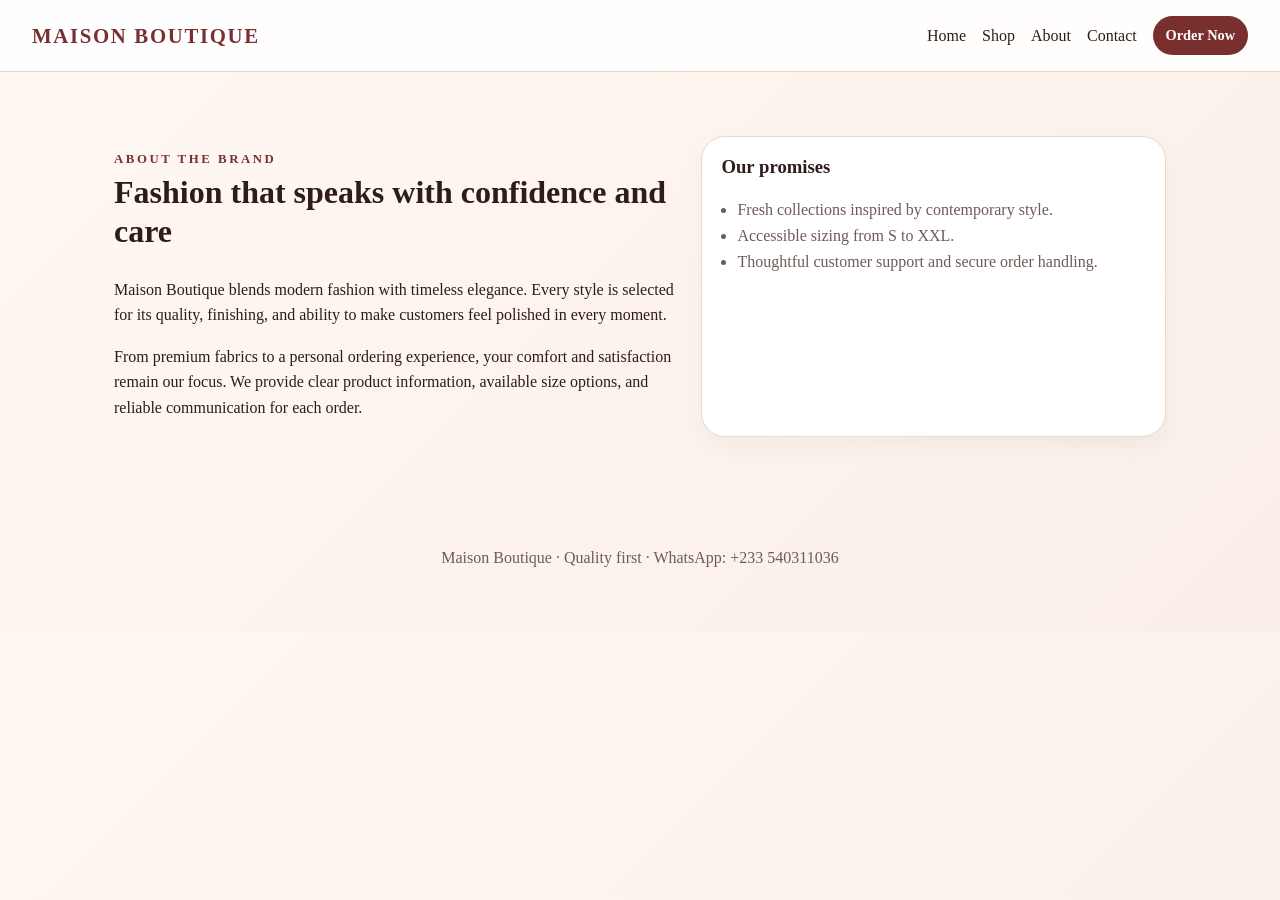
<file: about.html>
<!DOCTYPE html>
<html lang="en">
  <head>
    <meta charset="UTF-8" />
    <meta http-equiv="Content-Security-Policy" content="default-src 'self'; img-src 'self' data: https:; style-src 'self' 'unsafe-inline'; script-src 'self'; connect-src 'self'; form-action 'self' https://wa.me; base-uri 'self'; object-src 'none'; frame-ancestors 'none';" />
    <meta http-equiv="Referrer-Policy" content="strict-origin-when-cross-origin" />
    <meta http-equiv="X-Content-Type-Options" content="nosniff" />
    <meta name="viewport" content="width=device-width, initial-scale=1.0" />
    <meta name="description" content="Learn about Maison Boutique, our quality promise, and our fashion values." />
    <meta name="keywords" content="Maison Boutique about, fashion quality, premium boutique values" />
    <meta name="robots" content="index, follow" />
    <title>About | Maison Boutique</title>
    <link rel="stylesheet" href="styles.css" />
  </head>
  <body>
    <header class="topbar">
      <a class="brand" href="index.html">Maison Boutique</a>
      <nav class="nav-links">
        <a href="index.html">Home</a>
        <a href="shop.html">Shop</a>
        <a href="about.html">About</a>
        <a href="contact.html">Contact</a>
        <a href="checkout.html" class="button small">Order Now</a>
      </nav>
    </header>

    <main class="page-shell">
      <section class="section split-section">
        <div>
          <p class="eyebrow">About the brand</p>
          <h2>Fashion that speaks with confidence and care</h2>
          <p>Maison Boutique blends modern fashion with timeless elegance. Every style is selected for its quality, finishing, and ability to make customers feel polished in every moment.</p>
          <p>From premium fabrics to a personal ordering experience, your comfort and satisfaction remain our focus. We provide clear product information, available size options, and reliable communication for each order.</p>
        </div>
        <div class="panel">
          <h3>Our promises</h3>
          <ul class="feature-list">
            <li>Fresh collections inspired by contemporary style.</li>
            <li>Accessible sizing from S to XXL.</li>
            <li>Thoughtful customer support and secure order handling.</li>
          </ul>
        </div>
      </section>
    </main>

    <footer class="footer">
      <p>Maison Boutique · Quality first · WhatsApp: +233 540311036</p>
    </footer>
  </body>
</html>
</file>
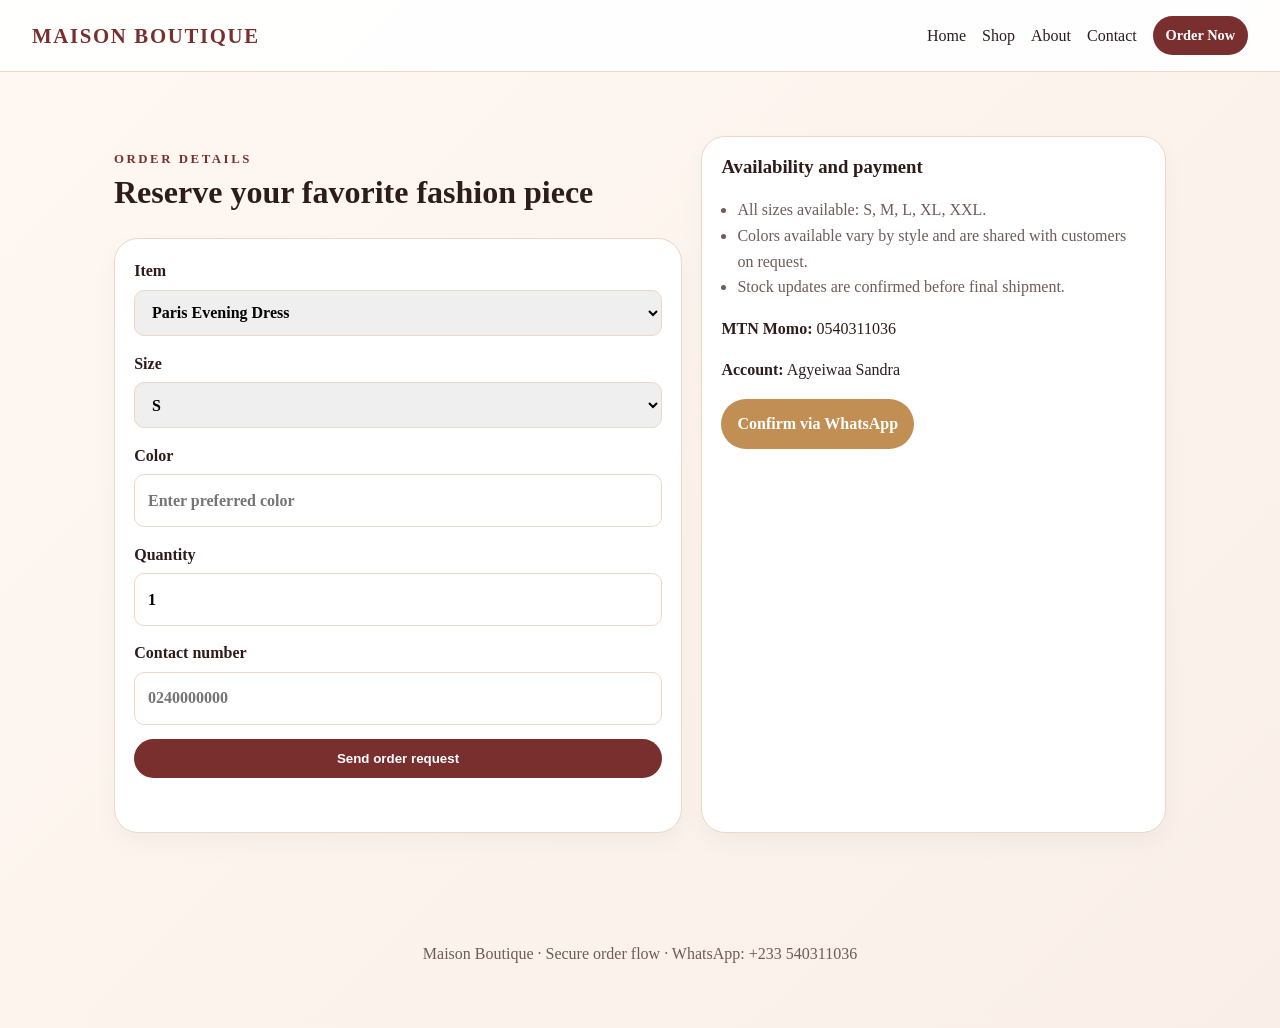
<file: checkout.html>
<!DOCTYPE html>
<html lang="en">
  <head>
    <meta charset="UTF-8" />
    <meta http-equiv="Content-Security-Policy" content="default-src 'self'; img-src 'self' data: https:; style-src 'self' 'unsafe-inline'; script-src 'self'; connect-src 'self'; form-action 'self' https://wa.me; base-uri 'self'; object-src 'none'; frame-ancestors 'none';" />
    <meta http-equiv="Referrer-Policy" content="strict-origin-when-cross-origin" />
    <meta http-equiv="X-Content-Type-Options" content="nosniff" />
    <meta name="viewport" content="width=device-width, initial-scale=1.0" />
    <meta name="description" content="Place an order for Maison Boutique products with size, color, quantity, and availability details." />
    <meta name="keywords" content="Maison Boutique checkout, order fashion, boutique sizes and colors" />
    <meta name="robots" content="index, follow" />
    <title>Checkout | Maison Boutique</title>
    <link rel="stylesheet" href="styles.css" />
  </head>
  <body>
    <header class="topbar">
      <a class="brand" href="index.html">Maison Boutique</a>
      <nav class="nav-links">
        <a href="index.html">Home</a>
        <a href="shop.html">Shop</a>
        <a href="about.html">About</a>
        <a href="contact.html">Contact</a>
        <a href="checkout.html" class="button small">Order Now</a>
      </nav>
    </header>

    <main class="page-shell">
      <section class="section split-section">
        <div>
          <p class="eyebrow">Order details</p>
          <h2>Reserve your favorite fashion piece</h2>
          <form id="order-form" class="review-form" method="post">
            <label>
              Item
              <select id="order-item" required>
                <option value="Paris Evening Dress">Paris Evening Dress</option>
                <option value="Golden Hour Set">Golden Hour Set</option>
                <option value="Classic Luxe Tailoring">Classic Luxe Tailoring</option>
                <option value="Velvet Charm Dress">Velvet Charm Dress</option>
                <option value="Festive Luxe Set">Festive Luxe Set</option>
              </select>
            </label>
            <label>
              Size
              <select id="order-size" required>
                <option value="S">S</option>
                <option value="M">M</option>
                <option value="L">L</option>
                <option value="XL">XL</option>
                <option value="XXL">XXL</option>
              </select>
            </label>
            <label>
              Color
              <input id="order-color" type="text" placeholder="Enter preferred color" required />
            </label>
            <label>
              Quantity
              <input id="order-quantity" type="number" min="1" max="10" value="1" required />
            </label>
            <label>
              Contact number
              <input id="order-phone" type="tel" placeholder="0240000000" required />
            </label>
            <button class="button" type="submit">Send order request</button>
            <div id="order-status" class="status-message" aria-live="polite"></div>
          </form>
        </div>
        <div class="panel">
          <h3>Availability and payment</h3>
          <ul class="feature-list">
            <li>All sizes available: S, M, L, XL, XXL.</li>
            <li>Colors available vary by style and are shared with customers on request.</li>
            <li>Stock updates are confirmed before final shipment.</li>
          </ul>
          <p><strong>MTN Momo:</strong> 0540311036</p>
          <p><strong>Account:</strong> Agyeiwaa Sandra</p>
          <a class="button secondary" href="https://wa.me/233540311036?text=Hello%20Maison%20Boutique%2C%20I%20would%20like%20to%20confirm%20my%20order." target="_blank" rel="noreferrer">Confirm via WhatsApp</a>
        </div>
      </section>
    </main>

    <footer class="footer">
      <p>Maison Boutique · Secure order flow · WhatsApp: +233 540311036</p>
    </footer>

    <script src="config.js"></script>
    <script src="script.js"></script>
  </body>
</html>
</file>
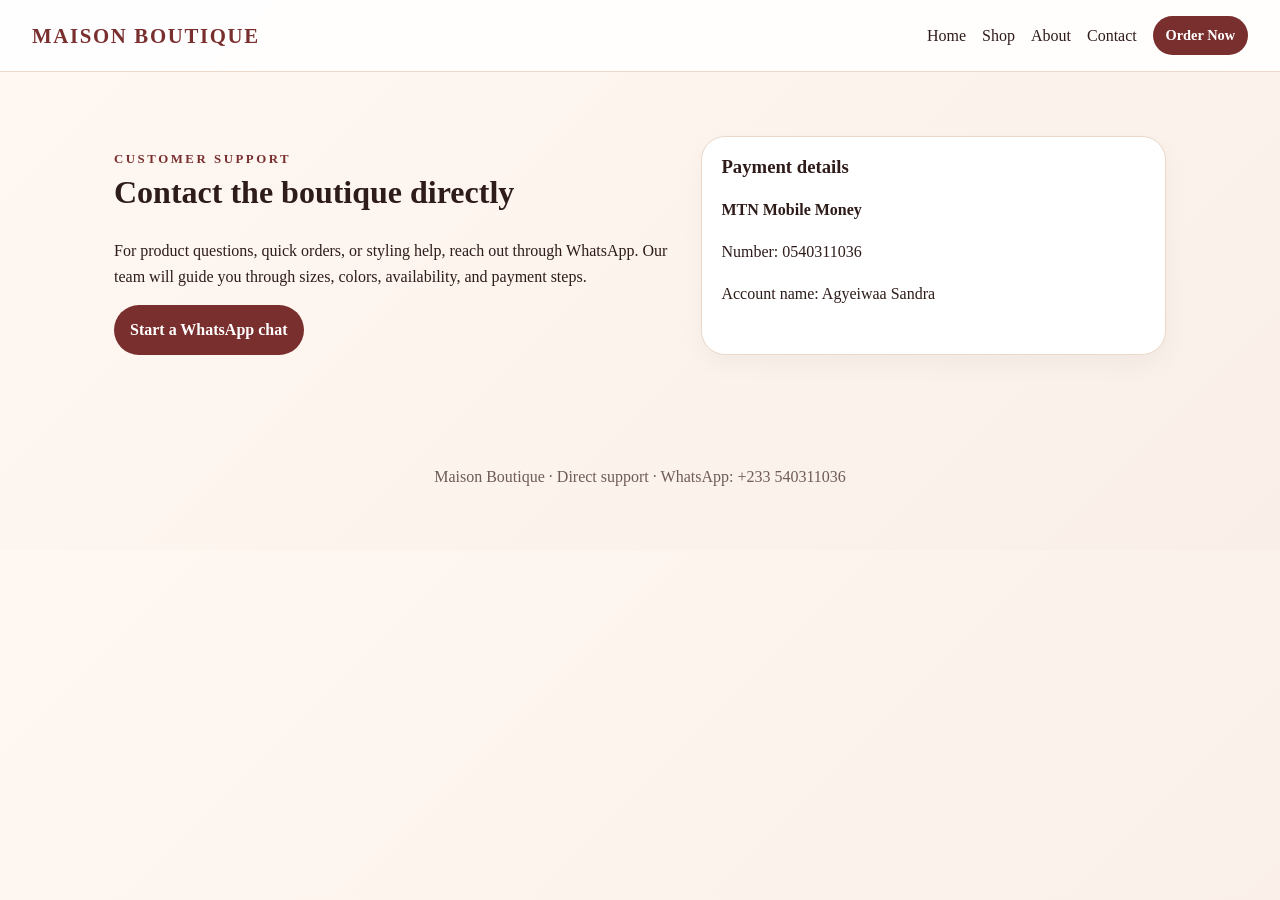
<file: contact.html>
<!DOCTYPE html>
<html lang="en">
  <head>
    <meta charset="UTF-8" />
    <meta http-equiv="Content-Security-Policy" content="default-src 'self'; img-src 'self' data: https:; style-src 'self' 'unsafe-inline'; script-src 'self'; connect-src 'self'; form-action 'self' https://wa.me; base-uri 'self'; object-src 'none'; frame-ancestors 'none';" />
    <meta http-equiv="Referrer-Policy" content="strict-origin-when-cross-origin" />
    <meta http-equiv="X-Content-Type-Options" content="nosniff" />
    <meta name="viewport" content="width=device-width, initial-scale=1.0" />
    <meta name="description" content="Contact Maison Boutique for orders, questions, and customer support." />
    <meta name="keywords" content="contact Maison Boutique, WhatsApp boutique, fashion support" />
    <meta name="robots" content="index, follow" />
    <title>Contact | Maison Boutique</title>
    <link rel="stylesheet" href="styles.css" />
  </head>
  <body>
    <header class="topbar">
      <a class="brand" href="index.html">Maison Boutique</a>
      <nav class="nav-links">
        <a href="index.html">Home</a>
        <a href="shop.html">Shop</a>
        <a href="about.html">About</a>
        <a href="contact.html">Contact</a>
        <a href="checkout.html" class="button small">Order Now</a>
      </nav>
    </header>

    <main class="page-shell">
      <section class="section split-section">
        <div>
          <p class="eyebrow">Customer support</p>
          <h2>Contact the boutique directly</h2>
          <p>For product questions, quick orders, or styling help, reach out through WhatsApp. Our team will guide you through sizes, colors, availability, and payment steps.</p>
          <a class="button" href="https://wa.me/233540311036?text=Hello%20Maison%20Boutique%2C%20I%20would%20like%20to%20place%20an%20order." target="_blank" rel="noreferrer">Start a WhatsApp chat</a>
        </div>
        <div class="panel">
          <h3>Payment details</h3>
          <p><strong>MTN Mobile Money</strong></p>
          <p>Number: 0540311036</p>
          <p>Account name: Agyeiwaa Sandra</p>
        </div>
      </section>
    </main>

    <footer class="footer">
      <p>Maison Boutique · Direct support · WhatsApp: +233 540311036</p>
    </footer>
  </body>
</html>
</file>
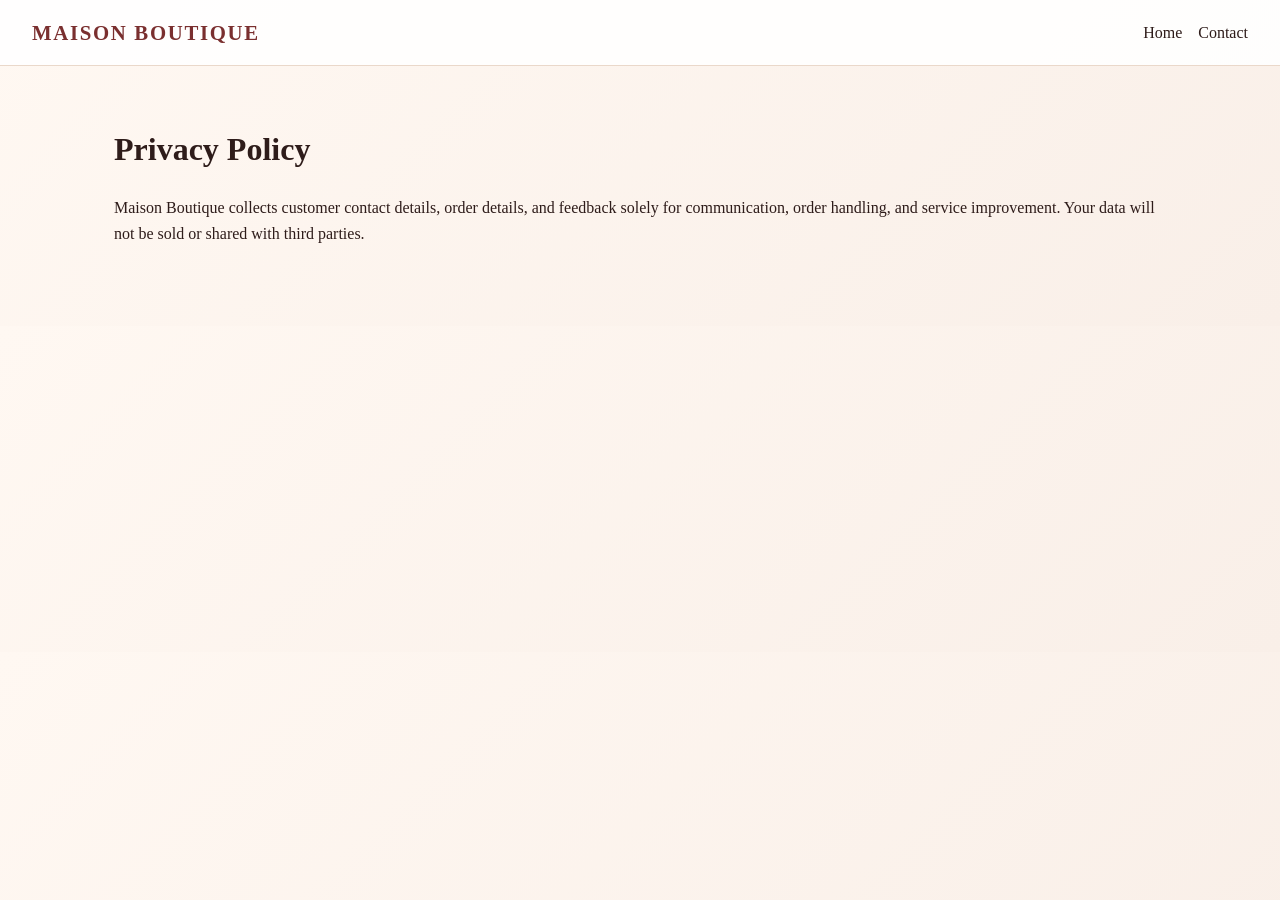
<file: privacy-policy.html>
<!DOCTYPE html>
<html lang="en">
  <head>
    <meta charset="UTF-8" />
    <meta name="viewport" content="width=device-width, initial-scale=1.0" />
    <title>Privacy Policy | Maison Boutique</title>
    <link rel="stylesheet" href="styles.css" />
  </head>
  <body>
    <header class="topbar">
      <a class="brand" href="index.html">Maison Boutique</a>
      <nav class="nav-links">
        <a href="index.html">Home</a>
        <a href="contact.html">Contact</a>
      </nav>
    </header>
    <main class="page-shell">
      <section class="section">
        <h2>Privacy Policy</h2>
        <p>Maison Boutique collects customer contact details, order details, and feedback solely for communication, order handling, and service improvement. Your data will not be sold or shared with third parties.</p>
      </section>
    </main>
  </body>
</html>
</file>
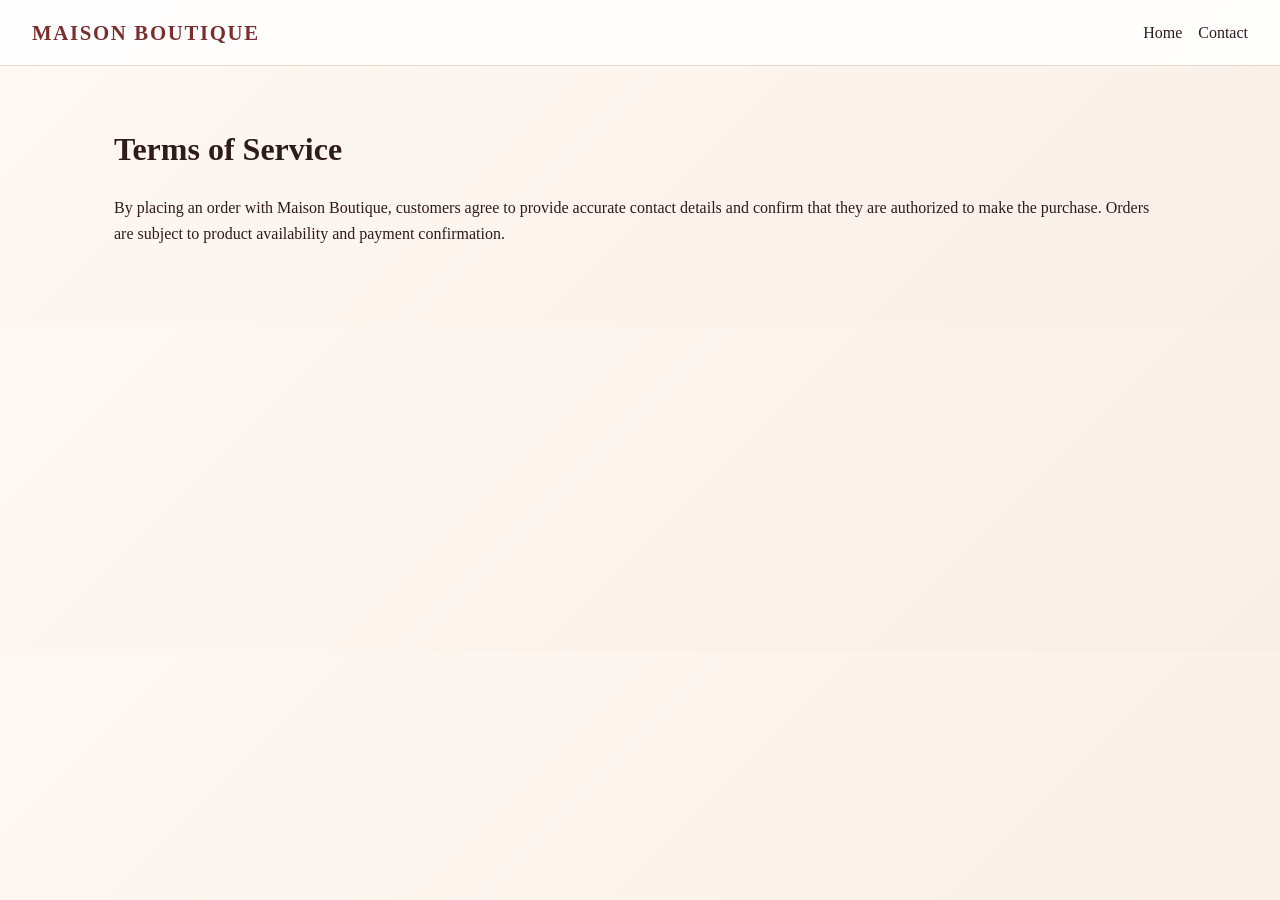
<file: terms.html>
<!DOCTYPE html>
<html lang="en">
  <head>
    <meta charset="UTF-8" />
    <meta name="viewport" content="width=device-width, initial-scale=1.0" />
    <title>Terms of Service | Maison Boutique</title>
    <link rel="stylesheet" href="styles.css" />
  </head>
  <body>
    <header class="topbar">
      <a class="brand" href="index.html">Maison Boutique</a>
      <nav class="nav-links">
        <a href="index.html">Home</a>
        <a href="contact.html">Contact</a>
      </nav>
    </header>
    <main class="page-shell">
      <section class="section">
        <h2>Terms of Service</h2>
        <p>By placing an order with Maison Boutique, customers agree to provide accurate contact details and confirm that they are authorized to make the purchase. Orders are subject to product availability and payment confirmation.</p>
      </section>
    </main>
  </body>
</html>
</file>
<file: styles.css>
:root {
  --bg: #fffaf6;
  --panel: #ffffff;
  --text: #2e1c1a;
  --muted: #6f5b57;
  --accent: #7a2f2f;
  --accent-2: #c18f54;
  --border: #ead8ca;
}

* { box-sizing: border-box; }
body {
  margin: 0;
  font-family: Georgia, 'Times New Roman', serif;
  color: var(--text);
  background: linear-gradient(135deg, #fff8f2 0%, #f9efe8 100%);
  line-height: 1.6;
}
a { color: inherit; text-decoration: none; }
img { width: 100%; display: block; object-fit: cover; border-radius: 16px; }
.topbar {
  display: flex; justify-content: space-between; align-items: center;
  padding: 1rem 2rem; background: rgba(255,255,255,0.9); position: sticky; top: 0; z-index: 10; border-bottom: 1px solid var(--border);
}
.brand { font-size: 1.3rem; font-weight: 700; letter-spacing: 0.08em; text-transform: uppercase; color: var(--accent); }
.nav-links { display: flex; gap: 1rem; align-items: center; flex-wrap: wrap; }
.button, .reaction-btn {
  display: inline-flex; align-items: center; justify-content: center; background: var(--accent); color: #fff; padding: 0.75rem 1rem; border: none; border-radius: 999px; cursor: pointer; font-weight: 600; transition: transform 0.2s ease, box-shadow 0.2s ease;
}
.button:hover, .reaction-btn:hover { transform: translateY(-2px); box-shadow: 0 6px 18px rgba(122,47,47,0.18); }
.button.small { padding: 0.5rem 0.8rem; font-size: 0.9rem; }
.button.secondary { background: var(--accent-2); }
.hero, .section, .page-shell { max-width: 1180px; margin: 0 auto; padding: 2rem; }
.hero {
  display: grid; grid-template-columns: 1.15fr 0.85fr; gap: 2rem; align-items: center; padding-top: 3rem; padding-bottom: 3rem;
}
.eyebrow { color: var(--accent); text-transform: uppercase; letter-spacing: 0.2em; font-size: 0.8rem; font-weight: 700; margin-bottom: 0.25rem; }
h1, h2, h3 { line-height: 1.2; margin-top: 0; }
h1 { font-size: clamp(2rem, 4vw, 3.2rem); }
h2 { font-size: clamp(1.6rem, 2.5vw, 2.2rem); }
.hero-copy { font-size: 1.05rem; color: var(--muted); max-width: 60ch; }
.hero-actions { display: flex; gap: 1rem; margin-top: 1.2rem; flex-wrap: wrap; }
.hero-card, .card, .panel, .review-form { background: var(--panel); border: 1px solid var(--border); box-shadow: 0 10px 25px rgba(0,0,0,0.04); border-radius: 24px; }
.hero-card { padding: 1rem; }
.product-grid { display: grid; grid-template-columns: repeat(3, minmax(0, 1fr)); gap: 1.2rem; }
.card { overflow: hidden; }
.card img { height: 280px; }
.card-body { padding: 1rem 1rem 1.2rem; }
.meta-row, .chip-row, .card-actions { display: flex; justify-content: space-between; gap: 0.5rem; flex-wrap: wrap; align-items: center; }
.chip-row { font-size: 0.9rem; color: var(--muted); margin-top: 0.6rem; }
.split-section { display: grid; grid-template-columns: 1.1fr 0.9fr; gap: 1.2rem; }
.panel { padding: 1.2rem; }
.feature-list { padding-left: 1rem; color: var(--muted); }
.review-form { padding: 1.2rem; display: grid; gap: 0.9rem; }
label { display: grid; gap: 0.35rem; font-weight: 600; }
input, select, textarea { padding: 0.8rem; border-radius: 10px; border: 1px solid var(--border); font: inherit; }
.review-list { display: grid; gap: 0.8rem; margin-top: 1rem; }
.review-item { background: var(--panel); border: 1px solid var(--border); border-radius: 16px; padding: 1rem; }
.status-message { min-height: 1.25rem; color: var(--accent); font-weight: 600; }
.footer { text-align: center; padding: 1.8rem 1rem 2.8rem; color: var(--muted); }
@media (max-width: 900px) {
  .hero, .split-section, .product-grid { grid-template-columns: 1fr; }
}
</file>
